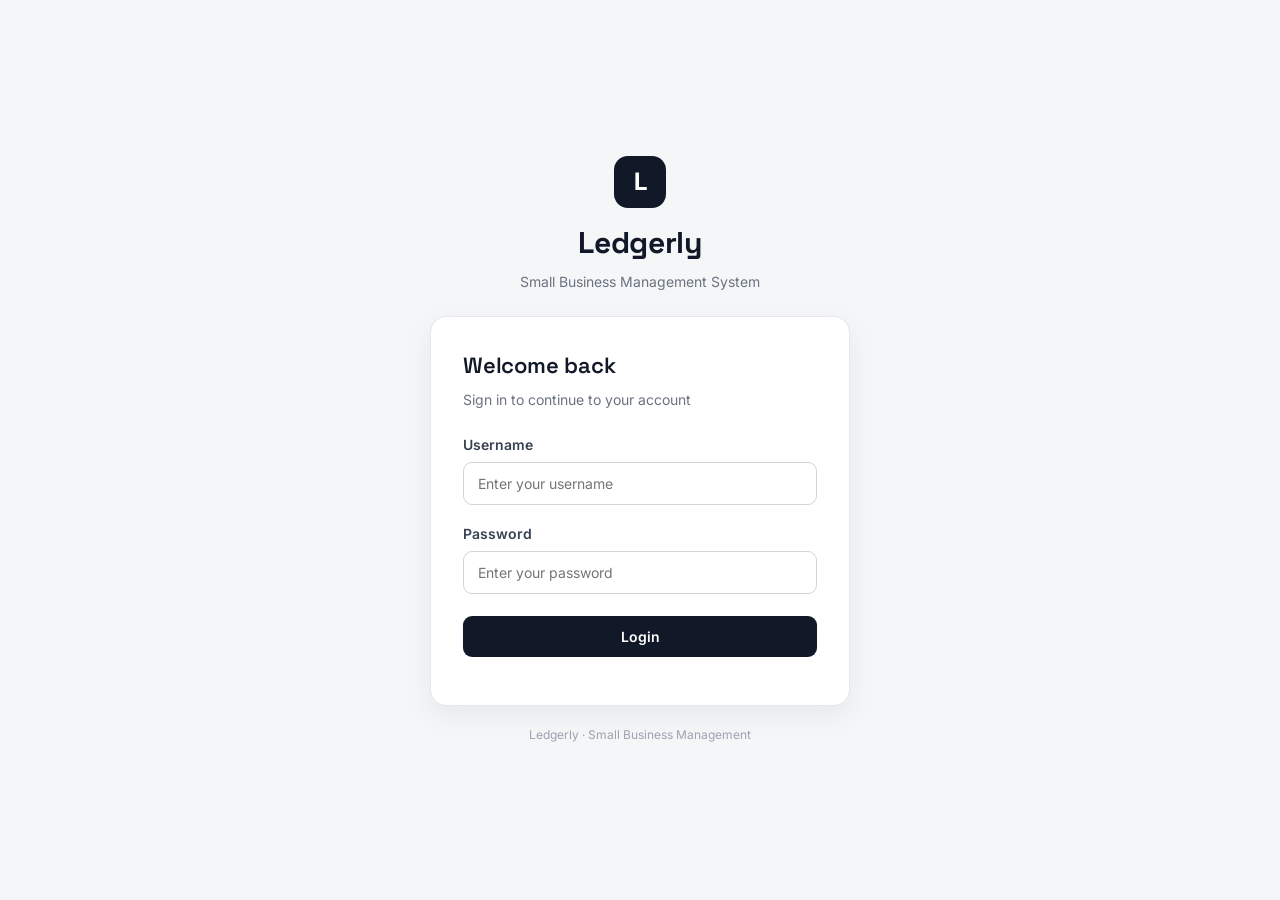
<file: Frontend/index.html>
<!DOCTYPE html>
<html lang="en">
<head>
<meta charset="UTF-8">
<meta name="viewport" content="width=device-width, initial-scale=1.0">
<title>Dashboard · Ledgerly</title>
<link rel="stylesheet" href="style.css">
</head>
<body data-page="dashboard">

<div class="app-shell">

  <aside class="sidebar">
    <div class="sidebar-brand">
      <div class="brand-mark">L</div>
      <div class="brand-text">
        <span class="brand-name">Ledgerly</span>
        <span class="brand-sub">Small Business Suite</span>
      </div>
    </div>
    <nav class="sidebar-nav" aria-label="Primary">
      <a class="nav-link" href="index.html">
        <svg class="nav-icon" viewBox="0 0 24 24" fill="none" stroke="currentColor" stroke-width="2"><rect x="3" y="3" width="7" height="9"/><rect x="14" y="3" width="7" height="5"/><rect x="14" y="12" width="7" height="9"/><rect x="3" y="16" width="7" height="5"/></svg>
        Dashboard
      </a>
      <a class="nav-link" href="customers.html">
        <svg class="nav-icon" viewBox="0 0 24 24" fill="none" stroke="currentColor" stroke-width="2"><path d="M17 21v-2a4 4 0 0 0-4-4H5a4 4 0 0 0-4 4v2"/><circle cx="9" cy="7" r="4"/><path d="M23 21v-2a4 4 0 0 0-3-3.87"/><path d="M16 3.13a4 4 0 0 1 0 7.75"/></svg>
        Customers
      </a>
      <a class="nav-link" href="products.html">
        <svg class="nav-icon" viewBox="0 0 24 24" fill="none" stroke="currentColor" stroke-width="2"><path d="M20.59 13.41 13.42 20.6a2 2 0 0 1-2.83 0L2 12V2h10l8.59 8.59a2 2 0 0 1 0 2.82Z"/><circle cx="7" cy="7" r="1.5"/></svg>
        Products
      </a>
      <a class="nav-link" href="orders.html">
        <svg class="nav-icon" viewBox="0 0 24 24" fill="none" stroke="currentColor" stroke-width="2"><path d="M6 2 3 6v14a2 2 0 0 0 2 2h14a2 2 0 0 0 2-2V6l-3-4Z"/><path d="M3 6h18"/><path d="M16 10a4 4 0 0 1-8 0"/></svg>
        Orders
      </a>
      <a class="nav-link" href="sales.html">
        <svg class="nav-icon" viewBox="0 0 24 24" fill="none" stroke="currentColor" stroke-width="2"><path d="M3 3v18h18"/><path d="m19 9-5 5-4-4-3 3"/></svg>
        Sales
      </a>
    </nav>
    <div class="sidebar-footer">Signed in as Owner  <button id="logout-btn" type="button">Logout</button></div>
  </aside>

  <div class="sidebar-scrim"></div>

  <div class="main-column">
    <header class="topbar">
      <div style="display:flex;align-items:center;gap:12px;">
        <button class="mobile-menu-btn" aria-label="Open menu">
          <svg width="18" height="18" viewBox="0 0 24 24" fill="none" stroke="currentColor" stroke-width="2"><path d="M3 12h18M3 6h18M3 18h18"/></svg>
        </button>
        <div class="topbar-titles">
          <h1>Dashboard</h1>
          <p class="page-subtitle">Welcome back — here's how the business is doing.</p>
        </div>
      </div>
      <div class="topbar-actions">
        <a class="btn btn-primary" href="orders.html">+ New Order</a>
      </div>
    </header>

    <main class="content">

      <section class="stat-grid">
        <div class="stat-card">
          <div class="stat-label">Total Customers</div>
          <div class="stat-value" id="stat-customers">0</div>
        </div>
        <div class="stat-card">
          <div class="stat-label">Total Products</div>
          <div class="stat-value" id="stat-products">0</div>
        </div>
        <div class="stat-card">
          <div class="stat-label">Total Orders</div>
          <div class="stat-value" id="stat-orders">0</div>
        </div>
        <div class="stat-card">
          <div class="stat-label">Total Sales</div>
          <div class="stat-value" id="stat-sales">$0</div>
        </div>
      </section>

      <div class="two-col">
        <section class="panel">
          <div class="panel-header">
            <h2>Recent Orders</h2>
            <a class="btn btn-ghost btn-sm" href="orders.html">View all</a>
          </div>
          <div class="table-wrap">
            <table class="data-table">
              <thead>
                <tr>
                  <th>Order ID</th>
                  <th>Customer</th>
                  <th>Date</th>
                  <th>Amount</th>
                  <th>Status</th>
                </tr>
              </thead>
              <tbody id="recent-orders-body"></tbody>
            </table>
          </div>
        </section>

        <section class="panel">
          <div class="panel-header">
            <h2>Sales Overview</h2>
            <span class="page-subtitle">Last 6 months</span>
          </div>
          <div class="panel-body">
            <div class="bar-chart" id="sales-overview-chart"></div>
          </div>
        </section>
      </div>

    </main>
  </div>
</div>

<script src="app.js"></script>
</body>
</html>
</file>
<file: Frontend/style.css>
/* ==========================================================================
   Small Business Management System — Stylesheet
   Organized in sections: Tokens, Reset, Layout, Components, Pages, Responsive
   ========================================================================== */

@import url('https://fonts.googleapis.com/css2?family=Space+Grotesk:wght@500;600;700&family=Inter:wght@400;500;600;700&display=swap');

/* -------------------------------------------------------------------------
   1. Design tokens
   ------------------------------------------------------------------------- */
:root {
  /* Color */
  --color-ink: #151a26;
  --color-ink-soft: #1f2636;
  --color-ink-border: #2c3548;
  --color-paper: #faf9f6;
  --color-card: #ffffff;
  --color-border: #e3e1d8;
  --color-text: #1c2130;
  --color-text-muted: #666b78;
  --color-text-faint: #9a9fab;

  --color-accent: #1f6f5c;
  --color-accent-dark: #175646;
  --color-accent-soft: #e3efeb;

  --color-pending: #a6752c;
  --color-pending-soft: #f7eedf;
  --color-processing: #2e5aac;
  --color-processing-soft: #e8edf8;
  --color-completed: #1f6f5c;
  --color-completed-soft: #e3efeb;
  --color-cancelled: #b3261e;
  --color-cancelled-soft: #fbeae9;

  /* Type */
  --font-display: 'Space Grotesk', 'Segoe UI', sans-serif;
  --font-body: 'Inter', 'Segoe UI', -apple-system, sans-serif;

  /* Spacing scale */
  --space-1: 4px;
  --space-2: 8px;
  --space-3: 12px;
  --space-4: 16px;
  --space-5: 24px;
  --space-6: 32px;
  --space-7: 48px;

  /* Radii & shadow */
  --radius-sm: 4px;
  --radius-md: 6px;
  --shadow-card: 0 1px 2px rgba(21, 26, 38, 0.06);
  --shadow-modal: 0 12px 32px rgba(21, 26, 38, 0.22);

  /* Layout */
  --sidebar-width: 244px;
  --topbar-height: 68px;
}

/* -------------------------------------------------------------------------
   2. Reset & base
   ------------------------------------------------------------------------- */
* {
  box-sizing: border-box;
}

html, body {
  margin: 0;
  padding: 0;
}

body {
  font-family: var(--font-body);
  background: var(--color-paper);
  color: var(--color-text);
  font-size: 14.5px;
  line-height: 1.5;
  -webkit-font-smoothing: antialiased;
}

h1, h2, h3, h4 {
  font-family: var(--font-display);
  font-weight: 600;
  margin: 0;
  color: var(--color-ink);
  letter-spacing: -0.01em;
}

p { margin: 0; }

a { color: inherit; text-decoration: none; }

button {
  font-family: var(--font-body);
  cursor: pointer;
}

input, select, textarea {
  font-family: var(--font-body);
  font-size: 14px;
}

table {
  border-collapse: collapse;
  width: 100%;
}

ul { list-style: none; margin: 0; padding: 0; }

:focus-visible {
  outline: 2px solid var(--color-accent);
  outline-offset: 2px;
}

@media (prefers-reduced-motion: reduce) {
  * { animation-duration: 0.01ms !important; transition-duration: 0.01ms !important; }
}

/* -------------------------------------------------------------------------
   3. App shell layout
   ------------------------------------------------------------------------- */
.app-shell {
  display: flex;
  min-height: 100vh;
}

/* --- Sidebar --- */
.sidebar {
  width: var(--sidebar-width);
  flex-shrink: 0;
  background: var(--color-ink);
  color: #cfd3dd;
  display: flex;
  flex-direction: column;
  position: fixed;
  top: 0;
  left: 0;
  bottom: 0;
  z-index: 40;
}

.sidebar-brand {
  display: flex;
  align-items: center;
  gap: var(--space-3);
  padding: var(--space-5) var(--space-5) var(--space-4);
  border-bottom: 1px solid var(--color-ink-border);
}

.brand-mark {
  width: 34px;
  height: 34px;
  border-radius: var(--radius-sm);
  background: var(--color-accent);
  color: #fff;
  display: flex;
  align-items: center;
  justify-content: center;
  font-family: var(--font-display);
  font-weight: 700;
  font-size: 15px;
  flex-shrink: 0;
}

.brand-text {
  display: flex;
  flex-direction: column;
  line-height: 1.25;
}

.brand-name {
  font-family: var(--font-display);
  font-weight: 600;
  font-size: 15px;
  color: #fff;
}

.brand-sub {
  font-size: 11.5px;
  color: #8a90a1;
}

.sidebar-nav {
  padding: var(--space-4) var(--space-3);
  display: flex;
  flex-direction: column;
  gap: var(--space-1);
}

.nav-link {
  display: flex;
  align-items: center;
  gap: var(--space-3);
  padding: 10px var(--space-4);
  border-radius: var(--radius-sm);
  color: #b7bccb;
  font-size: 14px;
  font-weight: 500;
  border-left: 2px solid transparent;
  transition: background 0.12s ease, color 0.12s ease;
}

.nav-link .nav-icon {
  width: 18px;
  height: 18px;
  flex-shrink: 0;
  opacity: 0.85;
}

.nav-link:hover {
  background: var(--color-ink-soft);
  color: #fff;
}

.nav-link.active {
  background: var(--color-ink-soft);
  color: #fff;
  border-left-color: var(--color-accent);
}

.sidebar-footer {
  margin-top: auto;
  padding: var(--space-4) var(--space-5);
  border-top: 1px solid var(--color-ink-border);
  font-size: 12px;
  color: #7a8094;
}

/* --- Main column --- */
.main-column {
  flex: 1;
  margin-left: var(--sidebar-width);
  display: flex;
  flex-direction: column;
  min-width: 0;
}

.topbar {
  height: var(--topbar-height);
  background: var(--color-card);
  border-bottom: 1px solid var(--color-border);
  display: flex;
  align-items: center;
  justify-content: space-between;
  padding: 0 var(--space-6);
  position: sticky;
  top: 0;
  z-index: 30;
  gap: var(--space-4);
}

.topbar-titles h1 {
  font-size: 20px;
}

.topbar-titles .page-subtitle {
  color: var(--color-text-muted);
  font-size: 13px;
  margin-top: 2px;
}

.topbar-actions {
  display: flex;
  align-items: center;
  gap: var(--space-3);
}

.mobile-menu-btn {
  display: none;
  background: none;
  border: 1px solid var(--color-border);
  border-radius: var(--radius-sm);
  width: 38px;
  height: 38px;
  align-items: center;
  justify-content: center;
}

.content {
  padding: var(--space-6);
  flex: 1;
}

.sidebar-scrim {
  display: none;
}

/* -------------------------------------------------------------------------
   4. Buttons
   ------------------------------------------------------------------------- */
.btn {
  display: inline-flex;
  align-items: center;
  justify-content: center;
  gap: var(--space-2);
  border: 1px solid transparent;
  border-radius: var(--radius-sm);
  padding: 9px 16px;
  font-size: 13.5px;
  font-weight: 600;
  background: var(--color-card);
  color: var(--color-text);
  border-color: var(--color-border);
  transition: background 0.12s ease, border-color 0.12s ease;
}

.btn:hover { background: #f2f1ec; }

.btn-primary {
  background: var(--color-accent);
  border-color: var(--color-accent);
  color: #fff;
}

.btn-primary:hover { background: var(--color-accent-dark); }

.btn-danger {
  background: var(--color-cancelled-soft);
  border-color: var(--color-cancelled-soft);
  color: var(--color-cancelled);
}

.btn-danger:hover { background: #f6d9d6; }

.btn-ghost {
  background: transparent;
  border-color: transparent;
  color: var(--color-text-muted);
}

.btn-ghost:hover { background: #f2f1ec; color: var(--color-text); }

.btn-sm { padding: 6px 11px; font-size: 12.5px; }

.btn:disabled { opacity: 0.5; cursor: not-allowed; }

.icon-btn {
  width: 32px;
  height: 32px;
  padding: 0;
  border-radius: var(--radius-sm);
  border: 1px solid var(--color-border);
  background: var(--color-card);
  display: inline-flex;
  align-items: center;
  justify-content: center;
  color: var(--color-text-muted);
}

.icon-btn:hover { background: #f2f1ec; color: var(--color-text); }

.icon-btn.danger:hover { background: var(--color-cancelled-soft); color: var(--color-cancelled); }

/* -------------------------------------------------------------------------
   5. Cards & stat grid
   ------------------------------------------------------------------------- */
.stat-grid {
  display: grid;
  grid-template-columns: repeat(4, 1fr);
  gap: var(--space-4);
  margin-bottom: var(--space-6);
}

.stat-card {
  background: var(--color-card);
  border: 1px solid var(--color-border);
  border-radius: var(--radius-md);
  padding: var(--space-5);
  box-shadow: var(--shadow-card);
}

.stat-label {
  font-size: 12.5px;
  color: var(--color-text-muted);
  font-weight: 500;
  margin-bottom: var(--space-2);
}

.stat-value {
  font-family: var(--font-display);
  font-size: 26px;
  font-weight: 700;
  color: var(--color-ink);
}

.stat-delta {
  font-size: 12px;
  margin-top: var(--space-2);
  color: var(--color-text-muted);
}

.stat-delta.up { color: var(--color-accent); }
.stat-delta.down { color: var(--color-cancelled); }

.panel {
  background: var(--color-card);
  border: 1px solid var(--color-border);
  border-radius: var(--radius-md);
  box-shadow: var(--shadow-card);
  margin-bottom: var(--space-5);
}

.panel-header {
  display: flex;
  align-items: center;
  justify-content: space-between;
  padding: var(--space-4) var(--space-5);
  border-bottom: 1px solid var(--color-border);
}

.panel-header h2 { font-size: 15.5px; }

.panel-body { padding: var(--space-5); }

.two-col {
  display: grid;
  grid-template-columns: 1.6fr 1fr;
  gap: var(--space-5);
}

/* -------------------------------------------------------------------------
   6. Tables
   ------------------------------------------------------------------------- */
.table-wrap {
  overflow-x: auto;
}

table.data-table {
  min-width: 640px;
}

.data-table th {
  text-align: left;
  font-size: 11.5px;
  text-transform: none;
  letter-spacing: 0.01em;
  color: var(--color-text-muted);
  font-weight: 600;
  padding: var(--space-3) var(--space-5);
  border-bottom: 1px solid var(--color-border);
  background: #fbfaf7;
  white-space: nowrap;
}

.data-table td {
  padding: var(--space-3) var(--space-5);
  border-bottom: 1px solid var(--color-border);
  font-size: 13.5px;
  vertical-align: middle;
}

.data-table tbody tr:last-child td { border-bottom: none; }

.data-table tbody tr:hover { background: #faf9f5; }

.cell-primary {
  font-weight: 600;
  color: var(--color-ink);
}

.cell-muted { color: var(--color-text-muted); }

.row-actions {
  display: flex;
  gap: var(--space-2);
}

/* -------------------------------------------------------------------------
   7. Badges
   ------------------------------------------------------------------------- */
.badge {
  display: inline-flex;
  align-items: center;
  gap: 5px;
  padding: 3px 9px;
  border-radius: var(--radius-sm);
  font-size: 11.5px;
  font-weight: 600;
}

.badge::before {
  content: '';
  width: 6px;
  height: 6px;
  border-radius: 50%;
  background: currentColor;
}

.badge-pending { background: var(--color-pending-soft); color: var(--color-pending); }
.badge-processing { background: var(--color-processing-soft); color: var(--color-processing); }
.badge-completed { background: var(--color-completed-soft); color: var(--color-completed); }
.badge-cancelled { background: var(--color-cancelled-soft); color: var(--color-cancelled); }
.badge-instock { background: var(--color-completed-soft); color: var(--color-completed); }
.badge-lowstock { background: var(--color-pending-soft); color: var(--color-pending); }
.badge-outstock { background: var(--color-cancelled-soft); color: var(--color-cancelled); }

/* -------------------------------------------------------------------------
   8. Page toolbar (search + filters + primary action)
   ------------------------------------------------------------------------- */
.toolbar {
  display: flex;
  align-items: center;
  justify-content: space-between;
  gap: var(--space-4);
  margin-bottom: var(--space-5);
  flex-wrap: wrap;
}

.toolbar-filters {
  display: flex;
  gap: var(--space-3);
  flex: 1;
  min-width: 220px;
}

.search-field {
  position: relative;
  flex: 1;
  max-width: 320px;
}

.search-field input {
  width: 100%;
  padding: 9px 12px 9px 34px;
  border: 1px solid var(--color-border);
  border-radius: var(--radius-sm);
  background: var(--color-card);
}

.search-field svg {
  position: absolute;
  left: 11px;
  top: 50%;
  transform: translateY(-50%);
  width: 15px;
  height: 15px;
  color: var(--color-text-faint);
}

.filter-select {
  padding: 9px 12px;
  border: 1px solid var(--color-border);
  border-radius: var(--radius-sm);
  background: var(--color-card);
  color: var(--color-text);
}

/* -------------------------------------------------------------------------
   9. Forms & modal
   ------------------------------------------------------------------------- */
.modal-overlay {
  position: fixed;
  inset: 0;
  background: rgba(21, 26, 38, 0.5);
  display: none;
  align-items: flex-start;
  justify-content: center;
  padding: var(--space-7) var(--space-4);
  z-index: 100;
  overflow-y: auto;
}

.modal-overlay.open { display: flex; }

.modal {
  background: var(--color-card);
  border-radius: var(--radius-md);
  box-shadow: var(--shadow-modal);
  width: 100%;
  max-width: 520px;
}

.modal.modal-wide { max-width: 680px; }

.modal-header {
  display: flex;
  align-items: center;
  justify-content: space-between;
  padding: var(--space-5);
  border-bottom: 1px solid var(--color-border);
}

.modal-header h2 { font-size: 16.5px; }

.modal-body {
  padding: var(--space-5);
  max-height: 65vh;
  overflow-y: auto;
}

.modal-footer {
  display: flex;
  justify-content: flex-end;
  gap: var(--space-3);
  padding: var(--space-4) var(--space-5);
  border-top: 1px solid var(--color-border);
}

.form-grid {
  display: grid;
  grid-template-columns: 1fr 1fr;
  gap: var(--space-4);
}

.form-field { display: flex; flex-direction: column; gap: 6px; }

.form-field.full { grid-column: 1 / -1; }

.form-field label {
  font-size: 12.5px;
  font-weight: 600;
  color: var(--color-text);
}

.form-field .hint { font-size: 11.5px; color: var(--color-text-faint); }

.form-field input,
.form-field select,
.form-field textarea {
  padding: 9px 11px;
  border: 1px solid var(--color-border);
  border-radius: var(--radius-sm);
  background: var(--color-paper);
  color: var(--color-text);
}

.form-field input:focus,
.form-field select:focus,
.form-field textarea:focus {
  background: var(--color-card);
  border-color: var(--color-accent);
}

.form-field textarea { resize: vertical; min-height: 72px; }

.field-error {
  font-size: 11.5px;
  color: var(--color-cancelled);
  display: none;
}

.form-field.invalid input,
.form-field.invalid select,
.form-field.invalid textarea {
  border-color: var(--color-cancelled);
}

.form-field.invalid .field-error { display: block; }

.line-items {
  border: 1px solid var(--color-border);
  border-radius: var(--radius-sm);
  overflow: hidden;
}

.line-item-row {
  display: grid;
  grid-template-columns: 1fr 90px 90px 32px;
  gap: var(--space-3);
  align-items: center;
  padding: var(--space-3);
  border-bottom: 1px solid var(--color-border);
}

.line-item-row:last-child { border-bottom: none; }

.line-item-row select,
.line-item-row input {
  padding: 7px 9px;
  border: 1px solid var(--color-border);
  border-radius: var(--radius-sm);
  background: var(--color-paper);
  width: 100%;
}

.line-total {
  font-size: 13px;
  font-weight: 600;
  text-align: right;
  color: var(--color-ink);
}

.line-items-footer {
  display: flex;
  align-items: center;
  justify-content: space-between;
  padding: var(--space-3);
}

.order-total-row {
  display: flex;
  justify-content: space-between;
  padding-top: var(--space-3);
  margin-top: var(--space-3);
  border-top: 1px solid var(--color-border);
  font-weight: 700;
  font-family: var(--font-display);
  font-size: 16px;
}

/* -------------------------------------------------------------------------
   10. Empty states
   ------------------------------------------------------------------------- */
.empty-state {
  text-align: center;
  padding: var(--space-7) var(--space-5);
  color: var(--color-text-muted);
}

.empty-state .empty-icon {
  width: 40px;
  height: 40px;
  margin: 0 auto var(--space-3);
  color: var(--color-text-faint);
}

.empty-state h3 {
  font-size: 15px;
  color: var(--color-ink);
  margin-bottom: var(--space-2);
}

.empty-state p { font-size: 13px; margin-bottom: var(--space-4); }

/* -------------------------------------------------------------------------
   11. Toast notifications
   ------------------------------------------------------------------------- */
.toast-stack {
  position: fixed;
  bottom: var(--space-5);
  right: var(--space-5);
  display: flex;
  flex-direction: column;
  gap: var(--space-3);
  z-index: 200;
}

.toast {
  min-width: 260px;
  max-width: 340px;
  background: var(--color-ink);
  color: #fff;
  border-radius: var(--radius-sm);
  padding: var(--space-3) var(--space-4);
  display: flex;
  align-items: flex-start;
  gap: var(--space-3);
  box-shadow: var(--shadow-modal);
  border-left: 3px solid var(--color-accent);
  animation: toast-in 0.18s ease-out;
  font-size: 13px;
}

.toast.toast-error { border-left-color: var(--color-cancelled); }

.toast-msg { flex: 1; line-height: 1.4; }

.toast-close {
  background: none;
  border: none;
  color: #9aa0b0;
  font-size: 15px;
  line-height: 1;
  padding: 0;
}

@keyframes toast-in {
  from { transform: translateY(8px); opacity: 0; }
  to { transform: translateY(0); opacity: 1; }
}

/* -------------------------------------------------------------------------
   12. Simple CSS/JS bar chart (dashboard + sales overview)
   ------------------------------------------------------------------------- */
.bar-chart {
  display: flex;
  align-items: flex-end;
  gap: var(--space-3);
  height: 180px;
  padding-top: var(--space-4);
}

.bar-chart-col {
  flex: 1;
  display: flex;
  flex-direction: column;
  align-items: center;
  height: 100%;
  justify-content: flex-end;
  gap: var(--space-2);
}

.bar-chart-bar {
  width: 100%;
  max-width: 34px;
  background: var(--color-accent-soft);
  border-radius: 3px 3px 0 0;
  position: relative;
  transition: background 0.12s ease;
}

.bar-chart-col:hover .bar-chart-bar { background: var(--color-accent); }

.bar-chart-label {
  font-size: 11px;
  color: var(--color-text-muted);
}

.bar-chart-value {
  font-size: 10.5px;
  color: var(--color-text-faint);
}

/* -------------------------------------------------------------------------
   13. Sales summary tiles
   ------------------------------------------------------------------------- */
.summary-row {
  display: grid;
  grid-template-columns: repeat(3, 1fr);
  gap: var(--space-4);
  margin-bottom: var(--space-6);
}

/* -------------------------------------------------------------------------
   14. Responsive
   ------------------------------------------------------------------------- */
@media (max-width: 1080px) {
  .stat-grid { grid-template-columns: repeat(2, 1fr); }
  .two-col { grid-template-columns: 1fr; }
  .summary-row { grid-template-columns: repeat(3, 1fr); }
}

@media (max-width: 860px) {
  .sidebar {
    transform: translateX(-100%);
    transition: transform 0.18s ease;
    width: 240px;
  }
  .sidebar.open { transform: translateX(0); }
  .main-column { margin-left: 0; }
  .mobile-menu-btn { display: inline-flex; }
  .sidebar-scrim {
    display: none;
    position: fixed;
    inset: 0;
    background: rgba(21, 26, 38, 0.4);
    z-index: 39;
  }
  .sidebar-scrim.open { display: block; }
  .topbar { padding: 0 var(--space-4); }
  .content { padding: var(--space-4); }
}

@media (max-width: 640px) {
  .stat-grid { grid-template-columns: 1fr 1fr; }
  .summary-row { grid-template-columns: 1fr; }
  .form-grid { grid-template-columns: 1fr; }
  .toolbar { flex-direction: column; align-items: stretch; }
  .toolbar-filters { flex-direction: column; }
  .search-field { max-width: none; }
  .line-item-row { grid-template-columns: 1fr; }
  .line-total { text-align: left; }
  .panel-header { flex-direction: column; align-items: flex-start; gap: var(--space-3); }
}

@media (max-width: 480px) {
  .stat-grid { grid-template-columns: 1fr; }
}

.login-page {
  min-height: 100vh;
  display: flex;
  align-items: center;
  justify-content: center;
  padding: 24px;
  background: #f4f6f8;
}

.login-container {
    width: 100%;
    max-width: 420px;
    text-align: center;
}

.login-brand {
    margin-bottom: 24px;
}

.login-logo {
    width: 52px;
    height: 52px;
    margin: 0 auto 12px;
    display: flex;
    align-items: center;
    justify-content: center;
    border-radius: 14px;
    background: #111827;
    color: #ffffff;
    font-size: 24px;
    font-weight: 700;
}

.login-brand h1 {
    margin: 0;
    font-size: 30px;
    font-weight: 700;
    color: #111827;
}

.login-brand p {
    margin: 6px 0 0;
    color: #6b7280;
    font-size: 14px;
}

.login-card {
    background: #ffffff;
    border: 1px solid #e5e7eb;
    border-radius: 16px;
    padding: 32px;
    text-align: left;
    box-shadow: 0 10px 30px rgba(0, 0, 0, 0.06);
}

.login-card h2 {
    margin: 0;
    color: #111827;
    font-size: 22px;
}

.login-subtitle {
    margin: 7px 0 24px;
    color: #6b7280;
    font-size: 14px;
}

.login-field {
    margin-bottom: 18px;
}

.login-field label {
    display: block;
    margin-bottom: 7px;
    color: #374151;
    font-size: 14px;
    font-weight: 600;
}

.login-field input {
    width: 100%;
    box-sizing: border-box;
    padding: 12px 14px;
    border: 1px solid #d1d5db;
    border-radius: 9px;
    background: #ffffff;
    color: #111827;
    font-size: 14px;
    outline: none;
    transition: border-color 0.2s, box-shadow 0.2s;
}

.login-field input:focus {
    border-color: #111827;
    box-shadow: 0 0 0 3px rgba(17, 24, 39, 0.08);
}

.login-button {
    width: 100%;
    padding: 12px;
    margin-top: 4px;
    border: none;
    border-radius: 9px;
    background: #111827;
    color: #ffffff;
    font-size: 14px;
    font-weight: 600;
    cursor: pointer;
    transition: background 0.2s, transform 0.1s;
}

.login-button:hover {
    background: #1f2937;
}

.login-button:active {
    transform: translateY(1px);
}

#login-message {
    margin: 16px 0 0;
    text-align: center;
    font-size: 14px;
}

.login-footer {
    margin-top: 20px;
    color: #9ca3af;
    font-size: 12px;
}
</file>
